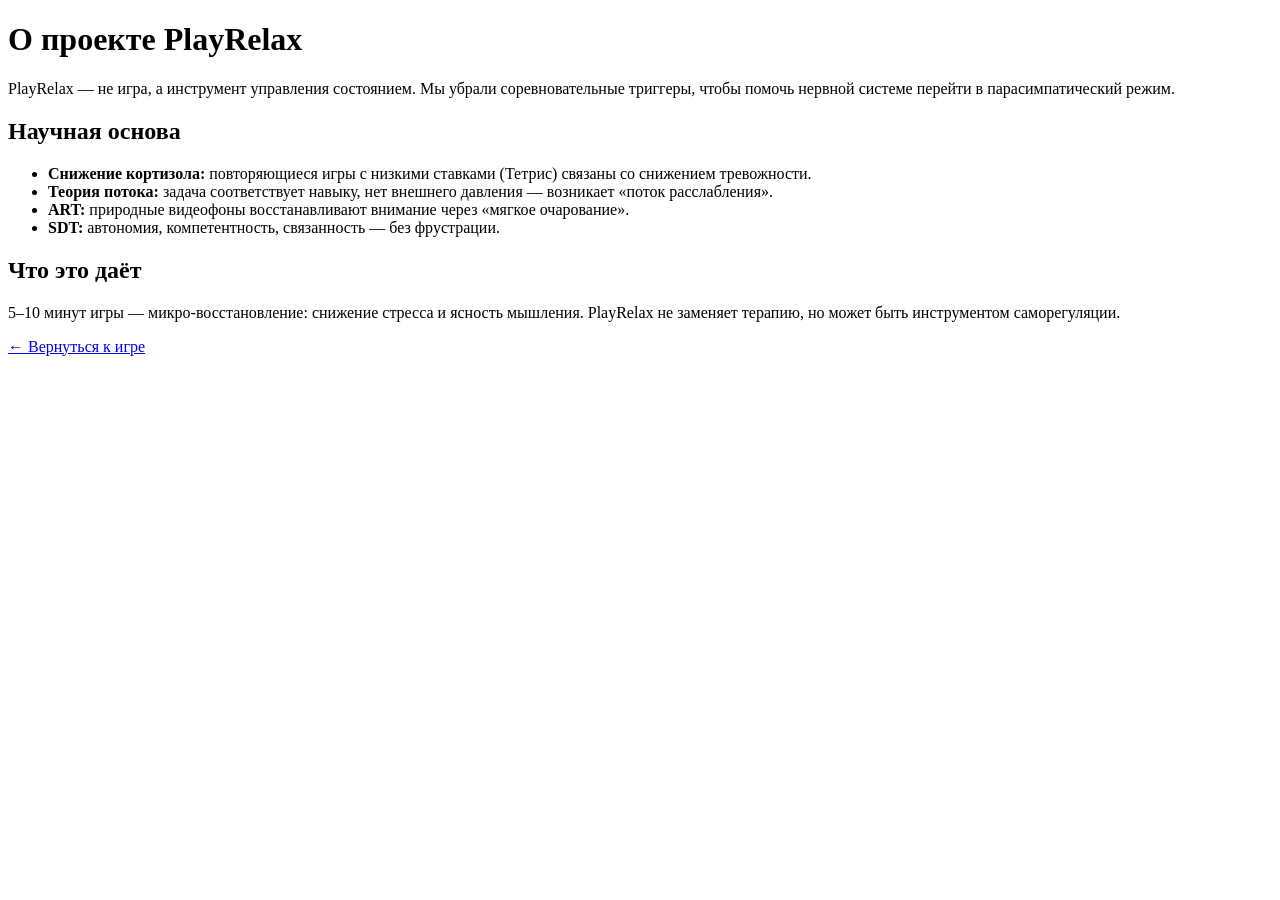
<file: about.html>
<!DOCTYPE html>
<html lang="ru">
<head>
<meta charset="UTF-8">
<meta name="viewport" content="width=device-width, initial-scale=1">
<title>О проекте PlayRelax — наука расслабления</title>
<meta name="description" content="PlayRelax — цифровой инструмент для снятия стресса. Основан на исследованиях кортизола, теории потока, ART и SDT.">
<meta name="robots" content="index, follow">
</head>
<body>
<main>
<h1>О проекте PlayRelax</h1>
<p>PlayRelax — не игра, а инструмент управления состоянием. Мы убрали соревновательные триггеры, чтобы помочь нервной системе перейти в парасимпатический режим.</p>
<h2>Научная основа</h2>
<ul>
<li><strong>Снижение кортизола:</strong> повторяющиеся игры с низкими ставками (Тетрис) связаны со снижением тревожности.</li>
<li><strong>Теория потока:</strong> задача соответствует навыку, нет внешнего давления — возникает «поток расслабления».</li>
<li><strong>ART:</strong> природные видеофоны восстанавливают внимание через «мягкое очарование».</li>
<li><strong>SDT:</strong> автономия, компетентность, связанность — без фрустрации.</li>
</ul>
<h2>Что это даёт</h2>
<p>5–10 минут игры — микро-восстановление: снижение стресса и ясность мышления. PlayRelax не заменяет терапию, но может быть инструментом саморегуляции.</p>
<p><a href="/">← Вернуться к игре</a></p>
</main>
</body>
</html>
</file>
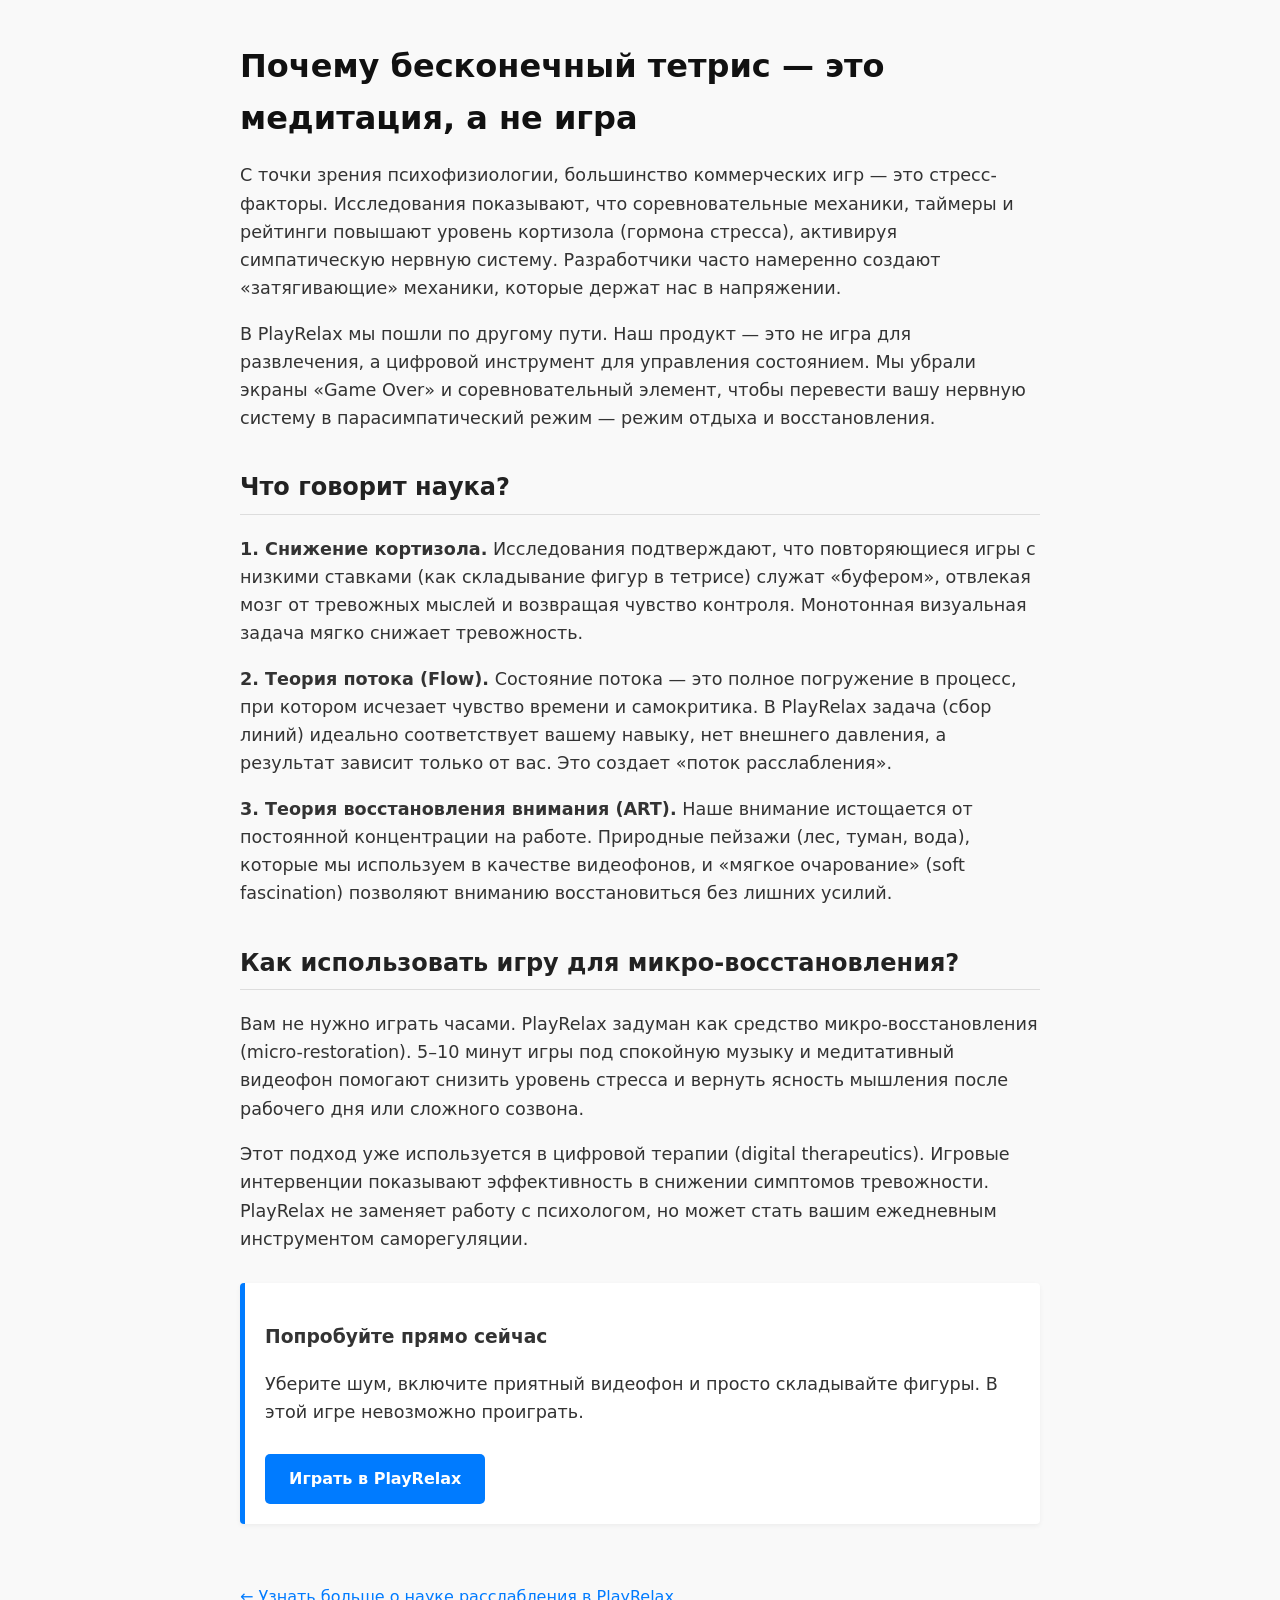
<file: blog-tetris-meditation.html>
<!DOCTYPE html>
<html lang="ru">
<head>
  <meta charset="UTF-8">
  <meta name="viewport" content="width=device-width, initial-scale=1.0">
  <title>Почему бесконечный тетрис — это медитация, а не игра | PlayRelax</title>
  <meta name="description" content="Научный взгляд на казуальные игры. Как бесконечный тетрис снижает уровень кортизола, помогает войти в состояние потока и восстановить внимание. Опыт PlayRelax.">
  <style>
    body { font-family: system-ui, -apple-system, sans-serif; line-height: 1.6; color: #333; max-width: 800px; margin: 0 auto; padding: 20px; background-color: #f9f9f9; }
    h1 { color: #111; font-size: 2em; margin-bottom: 0.5em; }
    h2 { color: #222; margin-top: 1.5em; border-bottom: 1px solid #ddd; padding-bottom: 0.3em; }
    p { margin-bottom: 1em; font-size: 1.1em; }
    .cta-box { background: #fff; border-left: 5px solid #007bff; padding: 20px; margin: 30px 0; box-shadow: 0 2px 5px rgba(0,0,0,0.05); border-radius: 4px; }
    .cta-btn { display: inline-block; background: #007bff; color: #fff; padding: 12px 24px; text-decoration: none; border-radius: 5px; font-weight: bold; margin-top: 10px; transition: background 0.3s; }
    .cta-btn:hover { background: #0056b3; }
    .back-link { display: inline-block; margin-top: 30px; color: #007bff; text-decoration: none; }
  </style>
</head>
<body>

  <h1>Почему бесконечный тетрис — это медитация, а не игра</h1>
  
  <p>С точки зрения психофизиологии, большинство коммерческих игр — это стресс-факторы. Исследования показывают, что соревновательные механики, таймеры и рейтинги повышают уровень кортизола (гормона стресса), активируя симпатическую нервную систему. Разработчики часто намеренно создают «затягивающие» механики, которые держат нас в напряжении.</p>

  <p>В PlayRelax мы пошли по другому пути. Наш продукт — это не игра для развлечения, а цифровой инструмент для управления состоянием. Мы убрали экраны «Game Over» и соревновательный элемент, чтобы перевести вашу нервную систему в парасимпатический режим — режим отдыха и восстановления.</p>

  <h2>Что говорит наука?</h2>
  
  <p><strong>1. Снижение кортизола.</strong> Исследования подтверждают, что повторяющиеся игры с низкими ставками (как складывание фигур в тетрисе) служат «буфером», отвлекая мозг от тревожных мыслей и возвращая чувство контроля. Монотонная визуальная задача мягко снижает тревожность.</p>

  <p><strong>2. Теория потока (Flow).</strong> Состояние потока — это полное погружение в процесс, при котором исчезает чувство времени и самокритика. В PlayRelax задача (сбор линий) идеально соответствует вашему навыку, нет внешнего давления, а результат зависит только от вас. Это создает «поток расслабления».</p>

  <p><strong>3. Теория восстановления внимания (ART).</strong> Наше внимание истощается от постоянной концентрации на работе. Природные пейзажи (лес, туман, вода), которые мы используем в качестве видеофонов, и «мягкое очарование» (soft fascination) позволяют вниманию восстановиться без лишних усилий.</p>

  <h2>Как использовать игру для микро-восстановления?</h2>
  
  <p>Вам не нужно играть часами. PlayRelax задуман как средство микро-восстановления (micro-restoration). 5–10 минут игры под спокойную музыку и медитативный видеофон помогают снизить уровень стресса и вернуть ясность мышления после рабочего дня или сложного созвона.</p>
  
  <p>Этот подход уже используется в цифровой терапии (digital therapeutics). Игровые интервенции показывают эффективность в снижении симптомов тревожности. PlayRelax не заменяет работу с психологом, но может стать вашим ежедневным инструментом саморегуляции.</p>

  <div class="cta-box">
    <h3>Попробуйте прямо сейчас</h3>
    <p>Уберите шум, включите приятный видеофон и просто складывайте фигуры. В этой игре невозможно проиграть.</p>
    <a href="/" class="cta-btn">Играть в PlayRelax</a>
  </div>

  <a href="/about.html" class="back-link">← Узнать больше о науке расслабления в PlayRelax</a>

</body>
</html>
</file>
